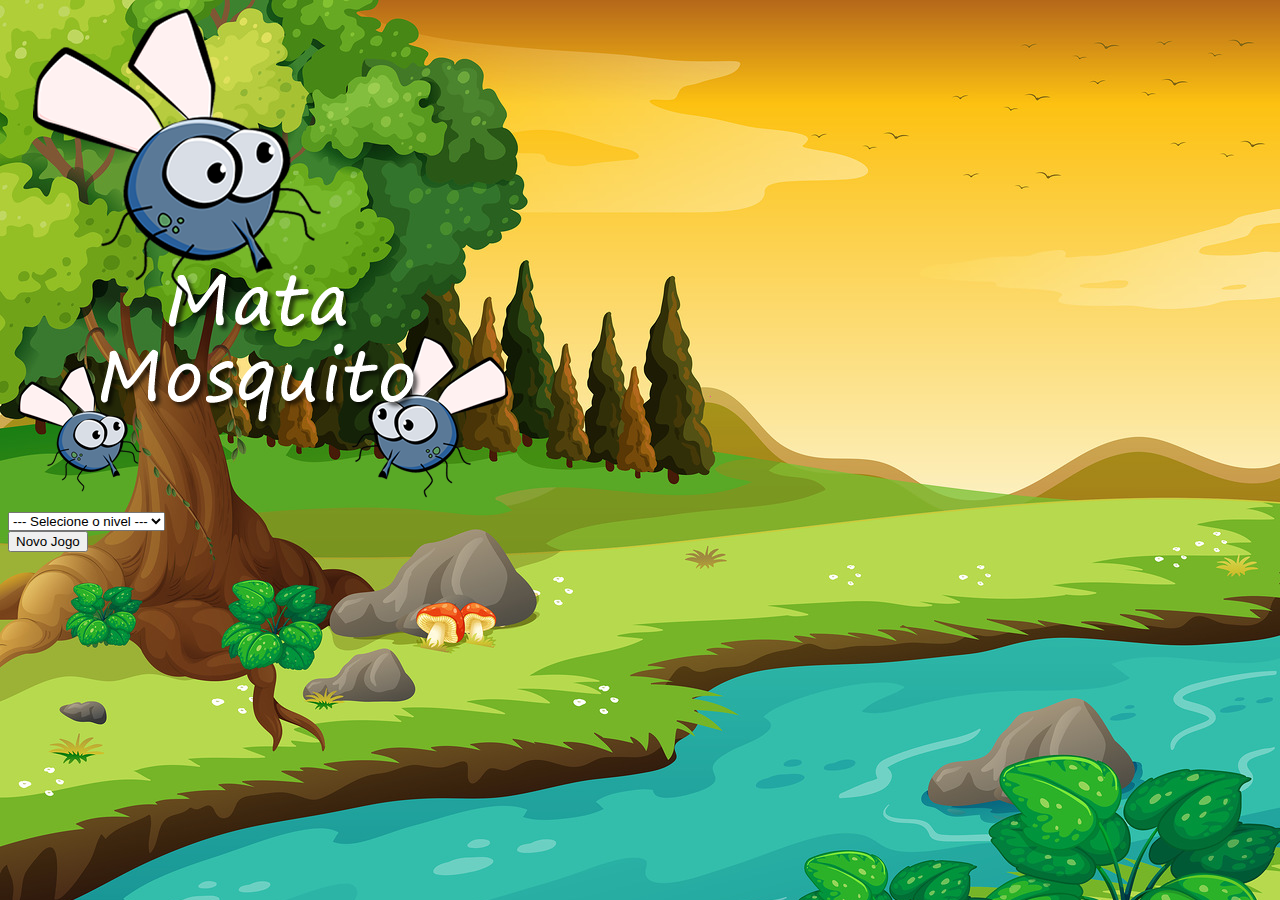
<file: index.html>
<!DOCTYPE html>
<html>
    <head>
        <meta charset="utf-8" />
        <meta http-equiv="X-UA-Compatible" content="IE=edge">
        <title>Mosquito</title>
        <meta name="viewport" content="width=device-width, initial-scale=1">
        <link rel="stylesheet" href="https://stackpath.bootstrapcdn.com/bootstrap/4.1.3/css/bootstrap.min.css" integrity="sha384-MCw98/SFnGE8fJT3GXwEOngsV7Zt27NXFoaoApmYm81iuXoPkFOJwJ8ERdknLPMO" crossorigin="anonymous">
        <link rel="stylesheet" type="text/css"  href="css/estilo.css" />

        <script>
            function iniciarjogo(){
                var nivel = document.getElementById('nivel').value
                
                if(nivel === ' '){
                    alert('Selecione um nível para iniciar o jogo')
                    return false
                }
               window.location.href= "app.html?" + nivel
            }
        </script>
    </head>
    <body>
        <div class="container">
            <div class="row">
                <div class="col">
                    <div class="d-flex justify-content-center">
                        <img src="imagens/game.png" alt="game">
                    </div>
                </div>
            </div>

            <div class="row">
                <div class="col">
                    <div class="d-flex justify-content-center">
                        <div class="mb-3">
                            <select class="form-contro" id="nivel">
                                <option value=" ">--- Selecione o nivel ---</option>
                                <option value="normal">Normal</option>
                                <option value="dificil">Dificil</option>
                                <option value="chucknorris">Chuck Norris</option>
                            </select>
                        </div>
                    </div>
                </div>
            </div>

            <div class="row">
                <div class="col">
                    <div class="d-flex justify-content-center">
                        <button type="button" class="btn btn-danger btn-lg" onclick="iniciarjogo()">Novo Jogo</button>
                    </div>
                </div>
            </div>
        </div>
    </body>
</html>
</file>
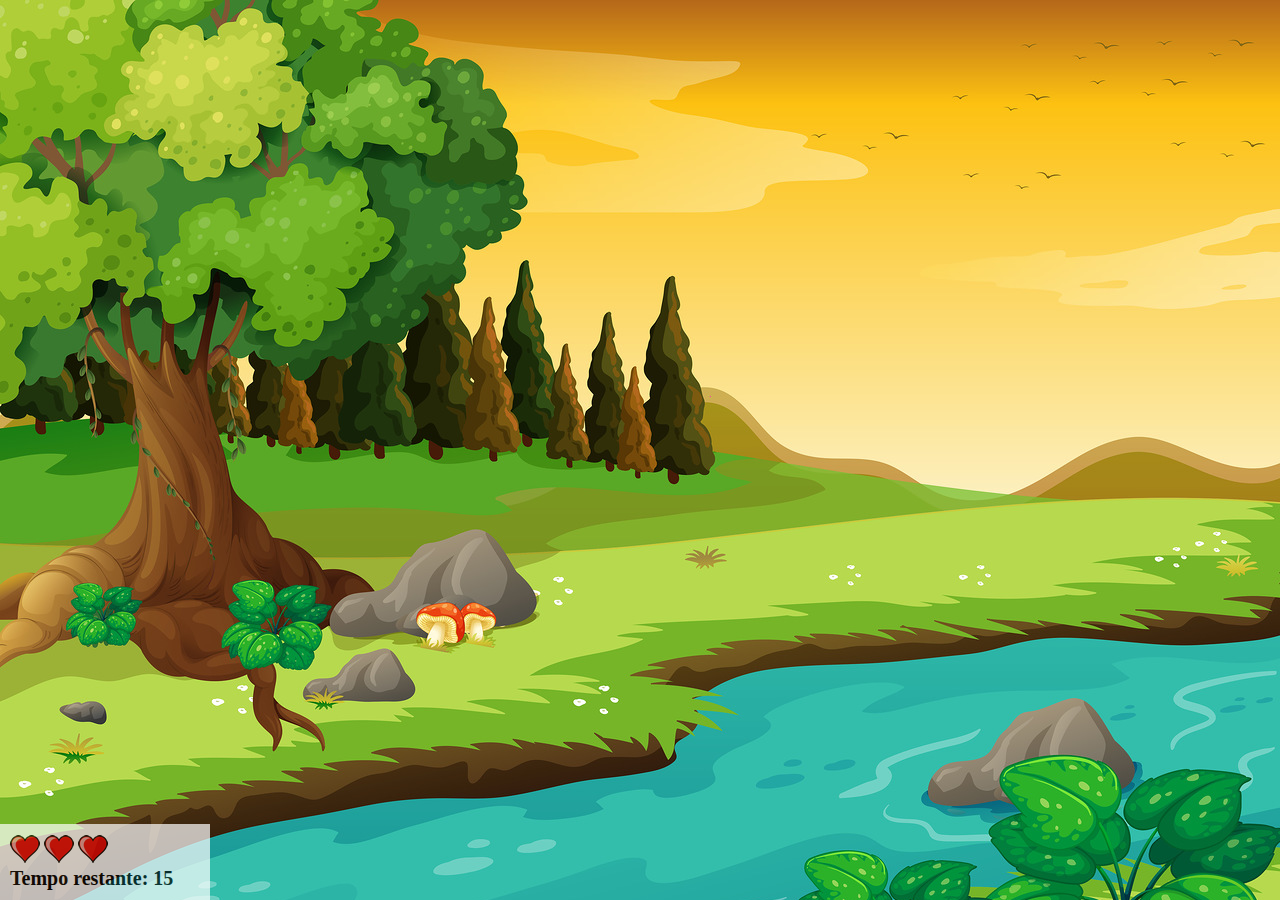
<file: app.html>
<!DOCTYPE html>
<html lang="pt-br">
    <head>
        <meta charset="UTF-8">
        <meta name="viewport" content="width=device-width, initial-scale=1.0">
        <meta http-equiv="X-UA-Compatible" content="ie=edge">
        <script src="js/jogo.js"></script>
        <link rel="stylesheet" href="css/estilo.css">
        <title>APP Mata Mosquito</title>
    </head>
    <body onresize="ajustaTamanhoPalcoJogo()">

        <div class="painel">
            <div class="vidas">
                <img id="v1" src="imagens/coracao_cheio.png" alt="coração cheio">
                <img id="v2" src="imagens/coracao_cheio.png" alt="coração cheio">
                <img id="v3" src="imagens/coracao_cheio.png" alt="coração cheio">
            </div>

            <div class="cronometro"> 
                Tempo restante: <span id="cronometro"></span>
            </div>
        </div>

        <script>

            document.getElementById('cronometro').innerHTML = tempo 

            var criaMosquito = setInterval(function(){
                posicaoRandomica()
            }, criaMosquitoTempo)

        </script>
    </body>
</html>
</file>
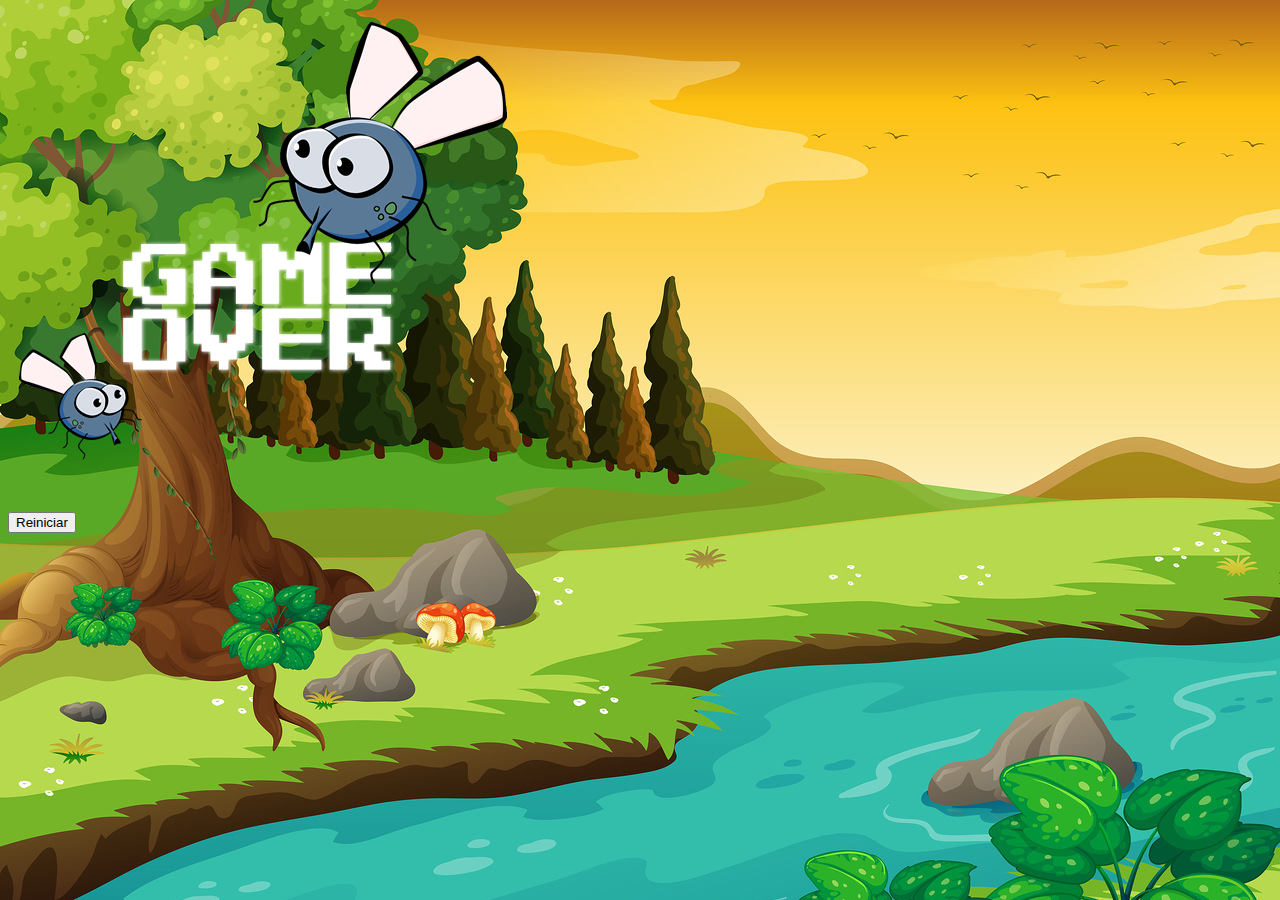
<file: fim_de_jogo.html>
<!DOCTYPE html>
<html>
    <head>
        <meta charset="utf-8" />
        <meta http-equiv="X-UA-Compatible" content="IE=edge">
        <title>Game Over</title>
        <meta name="viewport" content="width=device-width, initial-scale=1">
        <link rel="stylesheet" href="https://stackpath.bootstrapcdn.com/bootstrap/4.1.3/css/bootstrap.min.css" integrity="sha384-MCw98/SFnGE8fJT3GXwEOngsV7Zt27NXFoaoApmYm81iuXoPkFOJwJ8ERdknLPMO" crossorigin="anonymous">
        <link rel="stylesheet" type="text/css"  href="css/estilo.css" />
    </head>
    <body>
        <div class="container">
            <div class="row">
                <div class="col">
                    <div class="d-flex justify-content-center">
                        <img src="imagens/game_over.png" alt="game over">
                    </div>
                </div>
            </div>

            <div class="row">
                    <div class="col">
                        <div class="d-flex justify-content-center">
                            <button type="button" class="btn btn-dark btn-lg" onclick = " window.location.href = 'index.html' " >Reiniciar</button>
                        </div>
                    </div>
                </div>
        </div>
    </body>
</html>
</file>
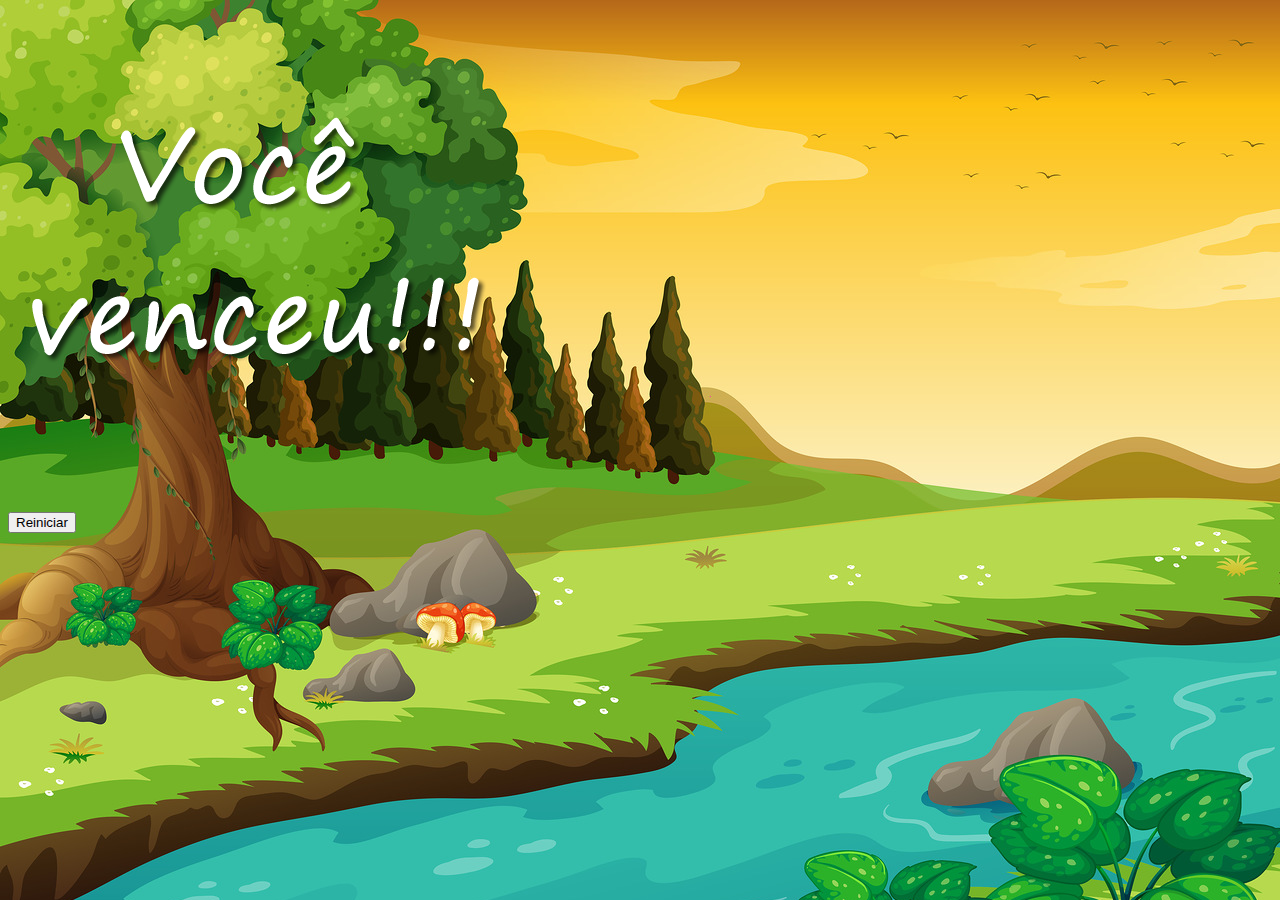
<file: vitoria.html>
<!DOCTYPE html>
<html>
    <head>
        <meta charset="utf-8" />
        <meta http-equiv="X-UA-Compatible" content="IE=edge">
        <title>Vitoria</title>
        <meta name="viewport" content="width=device-width, initial-scale=1">
        <link rel="stylesheet" href="https://stackpath.bootstrapcdn.com/bootstrap/4.1.3/css/bootstrap.min.css" integrity="sha384-MCw98/SFnGE8fJT3GXwEOngsV7Zt27NXFoaoApmYm81iuXoPkFOJwJ8ERdknLPMO" crossorigin="anonymous">
        <link rel="stylesheet" type="text/css"  href="css/estilo.css" />
    </head>
    <body>
        <div class="container">
            <div class="row">
                <div class="col">
                    <div class="d-flex justify-content-center">
                        <img src="imagens/vitoria.png" alt="vitoria">
                    </div>
                </div>
            </div>

            <div class="row">
                    <div class="col">
                        <div class="d-flex justify-content-center">
                            <button type="button" class="btn btn-dark btn-lg" onclick = " window.location.href = 'index.html' " >Reiniciar</button>
                        </div>
                    </div>
                </div>
        </div>
    </body>
</html>
</file>
<file: css/estilo.css>
html{
    cursor: url(../imagens/mata_mosca.png) 30 30, auto;
}
body{
    background-image: url(../imagens/bg.jpg);
    background-repeat: no-repeat;
    background-size: cover;
}
.mosquito1{
    width: 50px;
    height: 50px;
}
.mosquito2{
    width: 90px;
    height: 90px;
}
.mosquito3{
    width: 110px;
    height: 110px;
}
.ladoA{
    transform: scaleX(1);
}
.ladoB{
    transform: scaleX(-1);
}
.painel{
    position: absolute;
    width: 190px;
    padding: 10px;
    left: 0;
    bottom: 0;
    border-top: solid 1px #fff;
    background-color: #fff;
    opacity: 0.7;
}
.vidas{
    float: left;
}
.cronometro{
    float: left;
    font-size: 20px;
    font-weight: bold;
}
</file>
